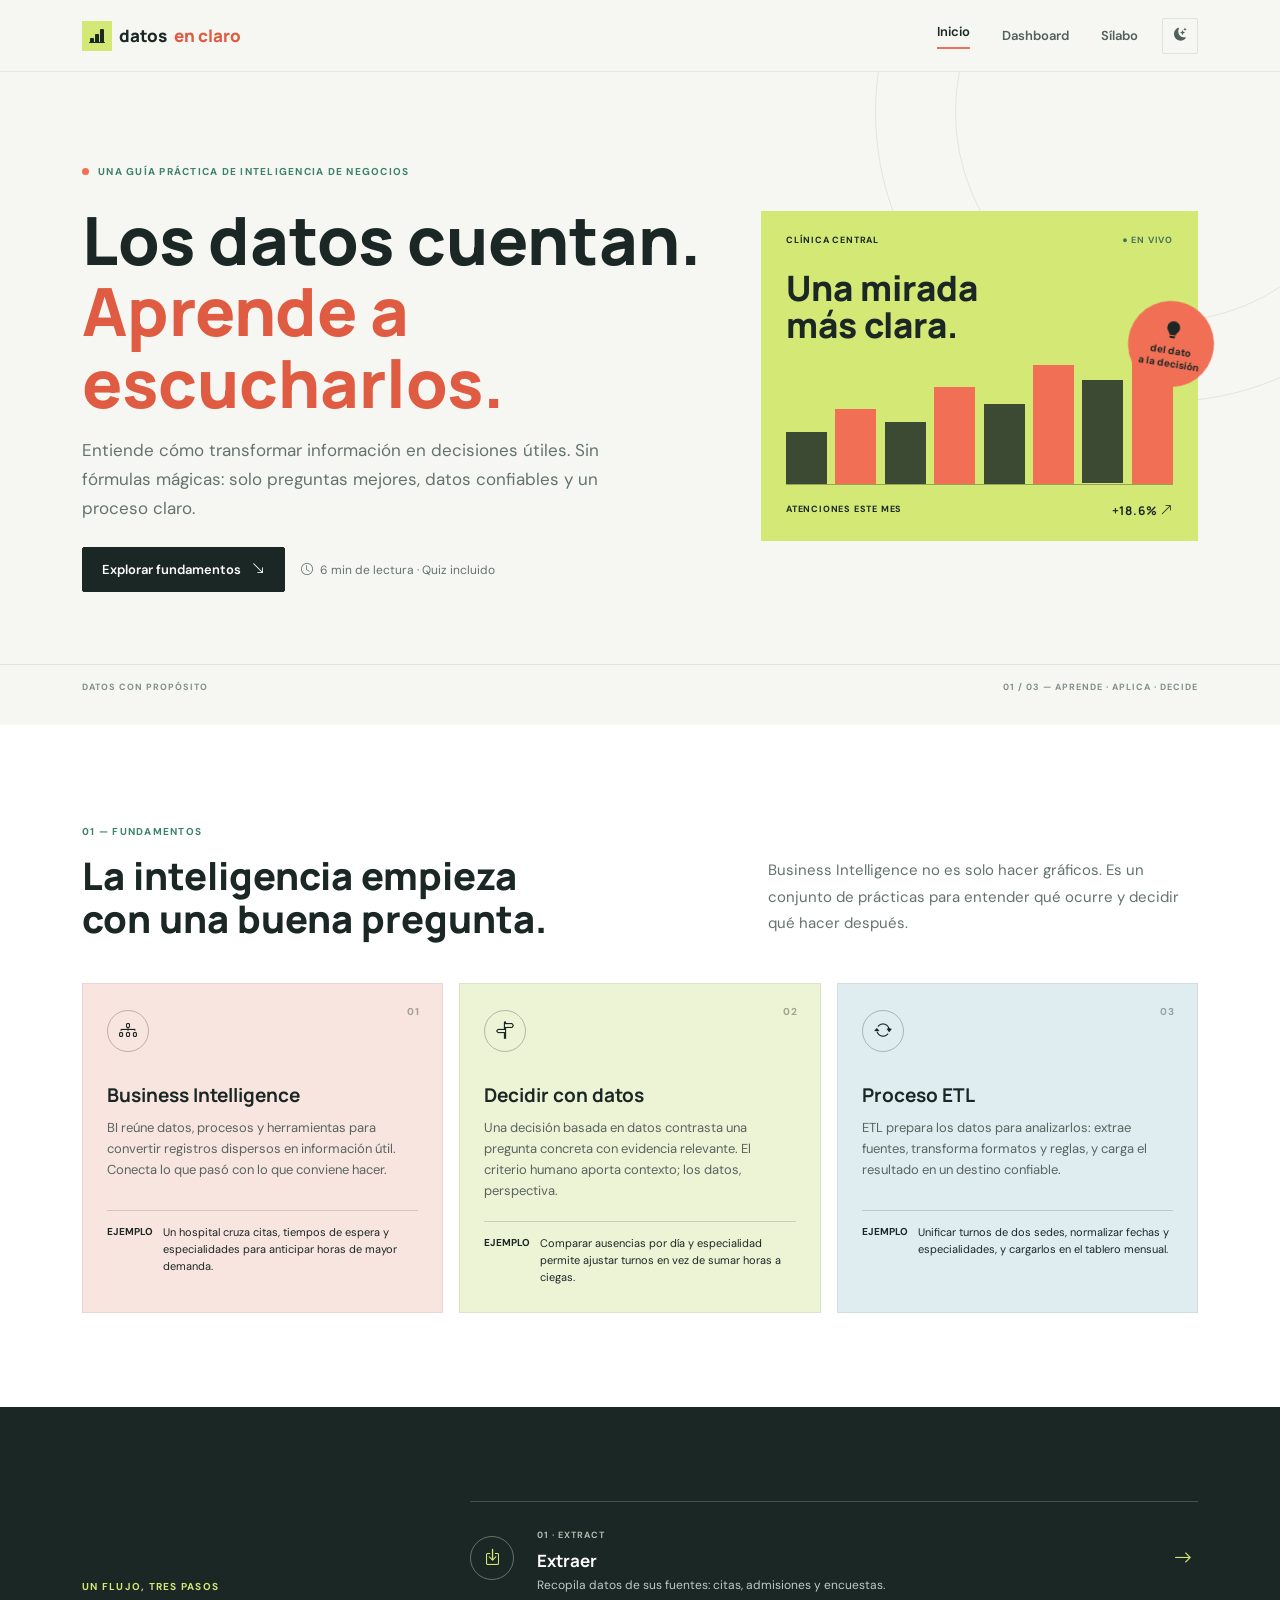
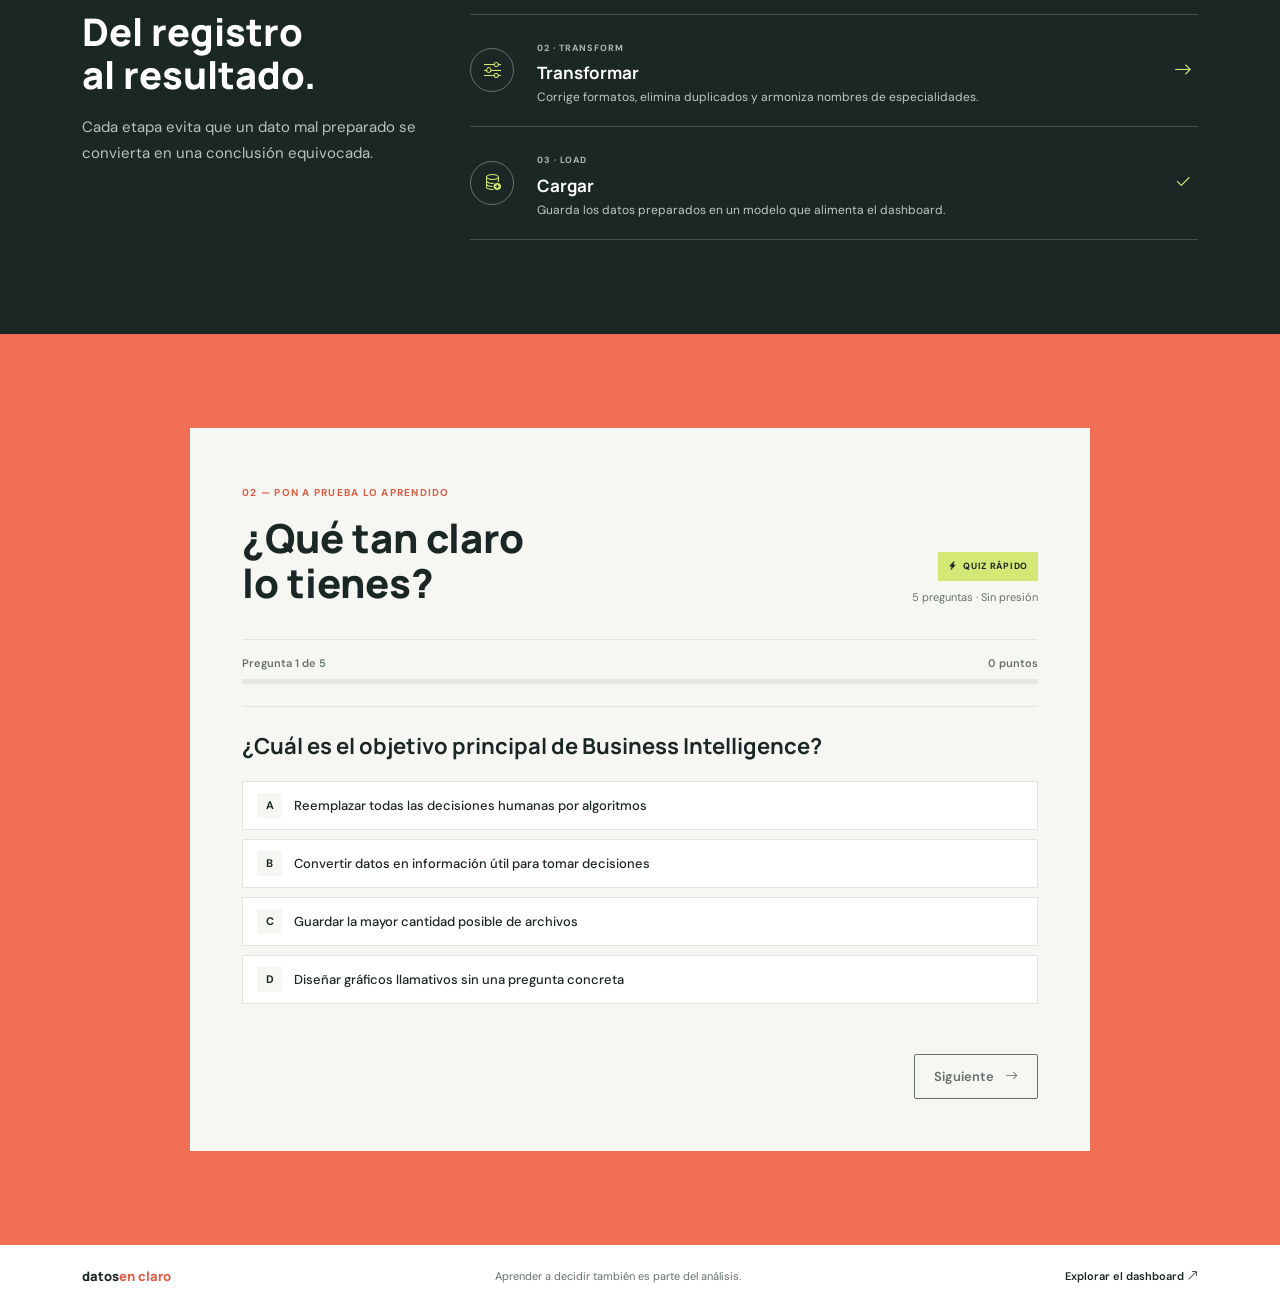
<file: index.html>
<!doctype html>
<html lang="es">
<head>
	<meta charset="utf-8">
	<meta name="viewport" content="width=device-width, initial-scale=1">
	<meta name="description" content="Aprende los fundamentos de Business Intelligence, decisiones basadas en datos y procesos ETL con una experiencia interactiva.">
	<title>Datos en claro | Fundamentos de BI</title>
	<link rel="preconnect" href="https://fonts.googleapis.com">
	<link rel="preconnect" href="https://fonts.gstatic.com" crossorigin>
	<link href="https://fonts.googleapis.com/css2?family=DM+Sans:wght@400;500;600;700&family=Manrope:wght@400;500;600;700;800&display=swap" rel="stylesheet">
	<link href="https://cdn.jsdelivr.net/npm/bootstrap@5.3.3/dist/css/bootstrap.min.css" rel="stylesheet">
	<link href="https://cdn.jsdelivr.net/npm/bootstrap-icons@1.11.3/font/bootstrap-icons.min.css" rel="stylesheet">
	<script src="js/theme-toggle.js"></script>
	<link href="css/styles.css" rel="stylesheet">
</head>
<body>
	<nav class="navbar navbar-expand-lg site-nav sticky-top" aria-label="Navegación principal">
		<div class="container">
			<a class="navbar-brand brand-mark" href="index.html"><span class="brand-symbol"><i class="bi bi-bar-chart-line-fill"></i></span> datos<span>en claro</span></a>
			<button class="navbar-toggler" type="button" data-bs-toggle="collapse" data-bs-target="#siteNavigation" aria-controls="siteNavigation" aria-expanded="false" aria-label="Abrir menú"><span class="navbar-toggler-icon"></span></button>
			<div class="collapse navbar-collapse" id="siteNavigation">
				<div class="navbar-nav ms-auto align-items-lg-center gap-lg-3">
					<a class="nav-link active" aria-current="page" href="index.html">Inicio</a>
					<a class="nav-link" href="dashboard.html">Dashboard</a>
					<a class="nav-link" href="silabo.html">Sílabo</a>
					<button class="nav-link theme-toggle" type="button" data-theme-toggle aria-label="Activar modo oscuro" title="Activar modo oscuro" aria-pressed="false"><i class="bi bi-moon-stars-fill" aria-hidden="true"></i><span class="visually-hidden">Activar modo oscuro</span></button>
				</div>
			</div>
		</div>
	</nav>

	<main>
		<section class="hero-section">
			<div class="container hero-content">
				<div class="row align-items-center g-5">
					<div class="col-lg-7">
						<span class="eyebrow"><span class="eyebrow-dot"></span> Una guía práctica de inteligencia de negocios</span>
						<h1>Los datos cuentan.<br><span>Aprende a escucharlos.</span></h1>
						<p class="hero-copy">Entiende cómo transformar información en decisiones útiles. Sin fórmulas mágicas: solo preguntas mejores, datos confiables y un proceso claro.</p>
						<div class="d-flex flex-wrap align-items-center gap-3 mt-4">
							<a class="btn btn-ink btn-lg" href="#fundamentos">Explorar fundamentos <i class="bi bi-arrow-down-right ms-2"></i></a>
							<span class="hero-note"><i class="bi bi-clock me-1"></i> 6 min de lectura · Quiz incluido</span>
						</div>
					</div>
					<div class="col-lg-5">
						<div class="hero-visual" aria-label="Ilustración de datos de salud y rendimiento">
							<div class="visual-topline"><span>CLÍNICA CENTRAL</span><span class="live-indicator">● EN VIVO</span></div>
							<div class="visual-title">Una mirada<br>más clara.</div>
							<div class="visual-chart" aria-hidden="true">
								<span style="--bar-height: 40%"></span><span style="--bar-height: 58%"></span><span style="--bar-height: 48%"></span><span style="--bar-height: 75%"></span><span style="--bar-height: 62%"></span><span style="--bar-height: 92%"></span><span style="--bar-height: 80%"></span><span style="--bar-height: 100%"></span>
							</div>
							<div class="visual-footer"><span>ATENCIONES ESTE MES</span><strong>+18.6% <i class="bi bi-arrow-up-right"></i></strong></div>
							<span class="visual-sticker"><i class="bi bi-lightbulb-fill"></i> del dato<br>a la decisión</span>
						</div>
					</div>
				</div>
			</div>
			<div class="hero-bottomline"><div class="container d-flex justify-content-between"><span>DATOS CON PROPÓSITO</span><span>01 / 03 — APRENDE · APLICA · DECIDE</span></div></div>
		</section>

		<section class="section-pad intro-section" id="fundamentos">
			<div class="container">
				<div class="section-heading row align-items-end gy-3">
					<div class="col-lg-7"><span class="section-kicker">01 — FUNDAMENTOS</span><h2>La inteligencia empieza<br>con una buena pregunta.</h2></div>
					<div class="col-lg-5"><p>Business Intelligence no es solo hacer gráficos. Es un conjunto de prácticas para entender qué ocurre y decidir qué hacer después.</p></div>
				</div>
				<div class="row g-3 topic-grid">
					<div class="col-md-4">
						<article class="topic-card topic-coral h-100">
							<div class="topic-number">01</div><div class="topic-icon"><i class="bi bi-diagram-3"></i></div>
							<h3>Business Intelligence</h3>
							<p>BI reúne datos, procesos y herramientas para convertir registros dispersos en información útil. Conecta lo que pasó con lo que conviene hacer.</p>
							<div class="topic-example"><strong>Ejemplo</strong><span>Un hospital cruza citas, tiempos de espera y especialidades para anticipar horas de mayor demanda.</span></div>
						</article>
					</div>
					<div class="col-md-4">
						<article class="topic-card topic-lime h-100">
							<div class="topic-number">02</div><div class="topic-icon"><i class="bi bi-signpost-split"></i></div>
							<h3>Decidir con datos</h3>
							<p>Una decisión basada en datos contrasta una pregunta concreta con evidencia relevante. El criterio humano aporta contexto; los datos, perspectiva.</p>
							<div class="topic-example"><strong>Ejemplo</strong><span>Comparar ausencias por día y especialidad permite ajustar turnos en vez de sumar horas a ciegas.</span></div>
						</article>
					</div>
					<div class="col-md-4">
						<article class="topic-card topic-blue h-100">
							<div class="topic-number">03</div><div class="topic-icon"><i class="bi bi-arrow-repeat"></i></div>
							<h3>Proceso ETL</h3>
							<p>ETL prepara los datos para analizarlos: extrae fuentes, transforma formatos y reglas, y carga el resultado en un destino confiable.</p>
							<div class="topic-example"><strong>Ejemplo</strong><span>Unificar turnos de dos sedes, normalizar fechas y especialidades, y cargarlos en el tablero mensual.</span></div>
						</article>
					</div>
				</div>
			</div>
		</section>

		<section class="etl-section section-pad" aria-labelledby="etl-title">
			<div class="container">
				<div class="row align-items-center g-5">
					<div class="col-lg-4"><span class="section-kicker">UN FLUJO, TRES PASOS</span><h2 id="etl-title">Del registro<br>al resultado.</h2><p class="mb-0">Cada etapa evita que un dato mal preparado se convierta en una conclusión equivocada.</p></div>
					<div class="col-lg-8">
						<div class="etl-flow">
							<article class="etl-step"><span class="etl-step-icon"><i class="bi bi-box-arrow-in-down"></i></span><div><span class="etl-label">01 · EXTRACT</span><h3>Extraer</h3><p>Recopila datos de sus fuentes: citas, admisiones y encuestas.</p></div><span class="etl-arrow"><i class="bi bi-arrow-right"></i></span></article>
							<article class="etl-step"><span class="etl-step-icon"><i class="bi bi-sliders"></i></span><div><span class="etl-label">02 · TRANSFORM</span><h3>Transformar</h3><p>Corrige formatos, elimina duplicados y armoniza nombres de especialidades.</p></div><span class="etl-arrow"><i class="bi bi-arrow-right"></i></span></article>
							<article class="etl-step"><span class="etl-step-icon"><i class="bi bi-database-add"></i></span><div><span class="etl-label">03 · LOAD</span><h3>Cargar</h3><p>Guarda los datos preparados en un modelo que alimenta el dashboard.</p></div><span class="etl-arrow"><i class="bi bi-check2"></i></span></article>
						</div>
					</div>
				</div>
			</div>
		</section>

		<section class="quiz-section section-pad" id="quiz">
			<div class="container">
				<div class="quiz-shell">
					<div class="quiz-header row align-items-end gy-3">
						<div class="col-md-8"><span class="section-kicker">02 — PON A PRUEBA LO APRENDIDO</span><h2>¿Qué tan claro<br>lo tienes?</h2></div>
						<div class="col-md-4 text-md-end"><span class="quiz-badge"><i class="bi bi-lightning-charge-fill"></i> QUIZ RÁPIDO</span><p class="quiz-caption">5 preguntas · Sin presión</p></div>
					</div>
					<div class="quiz-progress-wrap">
						<div class="d-flex justify-content-between align-items-center mb-2"><span id="question-counter">Pregunta 1 de 5</span><span id="score-counter">0 puntos</span></div>
						<div class="progress" role="progressbar" aria-label="Progreso del cuestionario" aria-valuemin="0" aria-valuemax="5" aria-valuenow="0"><div class="progress-bar" id="quiz-progress"></div></div>
					</div>
					<div id="quiz-content" class="quiz-content" aria-live="polite">
						<h3 class="quiz-question" id="question-text">Cargando pregunta…</h3>
						<div id="answer-options" class="answer-options"></div>
						<div id="feedback" class="quiz-feedback" role="status"></div>
						<div class="d-flex justify-content-end"><button class="btn btn-ink" id="next-question" type="button" disabled>Siguiente <i class="bi bi-arrow-right ms-2"></i></button></div>
					</div>
					<div id="quiz-result" class="quiz-result d-none" aria-live="polite"></div>
				</div>
			</div>
		</section>
	</main>

	<footer class="site-footer"><div class="container d-flex flex-column flex-md-row justify-content-between gap-2"><a class="footer-brand" href="index.html">datos<span>en claro</span></a><span>Aprender a decidir también es parte del análisis.</span><a href="dashboard.html">Explorar el dashboard <i class="bi bi-arrow-up-right"></i></a></div></footer>

	<script src="https://cdn.jsdelivr.net/npm/bootstrap@5.3.3/dist/js/bootstrap.bundle.min.js"></script>
	<script src="js/index.js"></script>
</body>
</html>
</file>
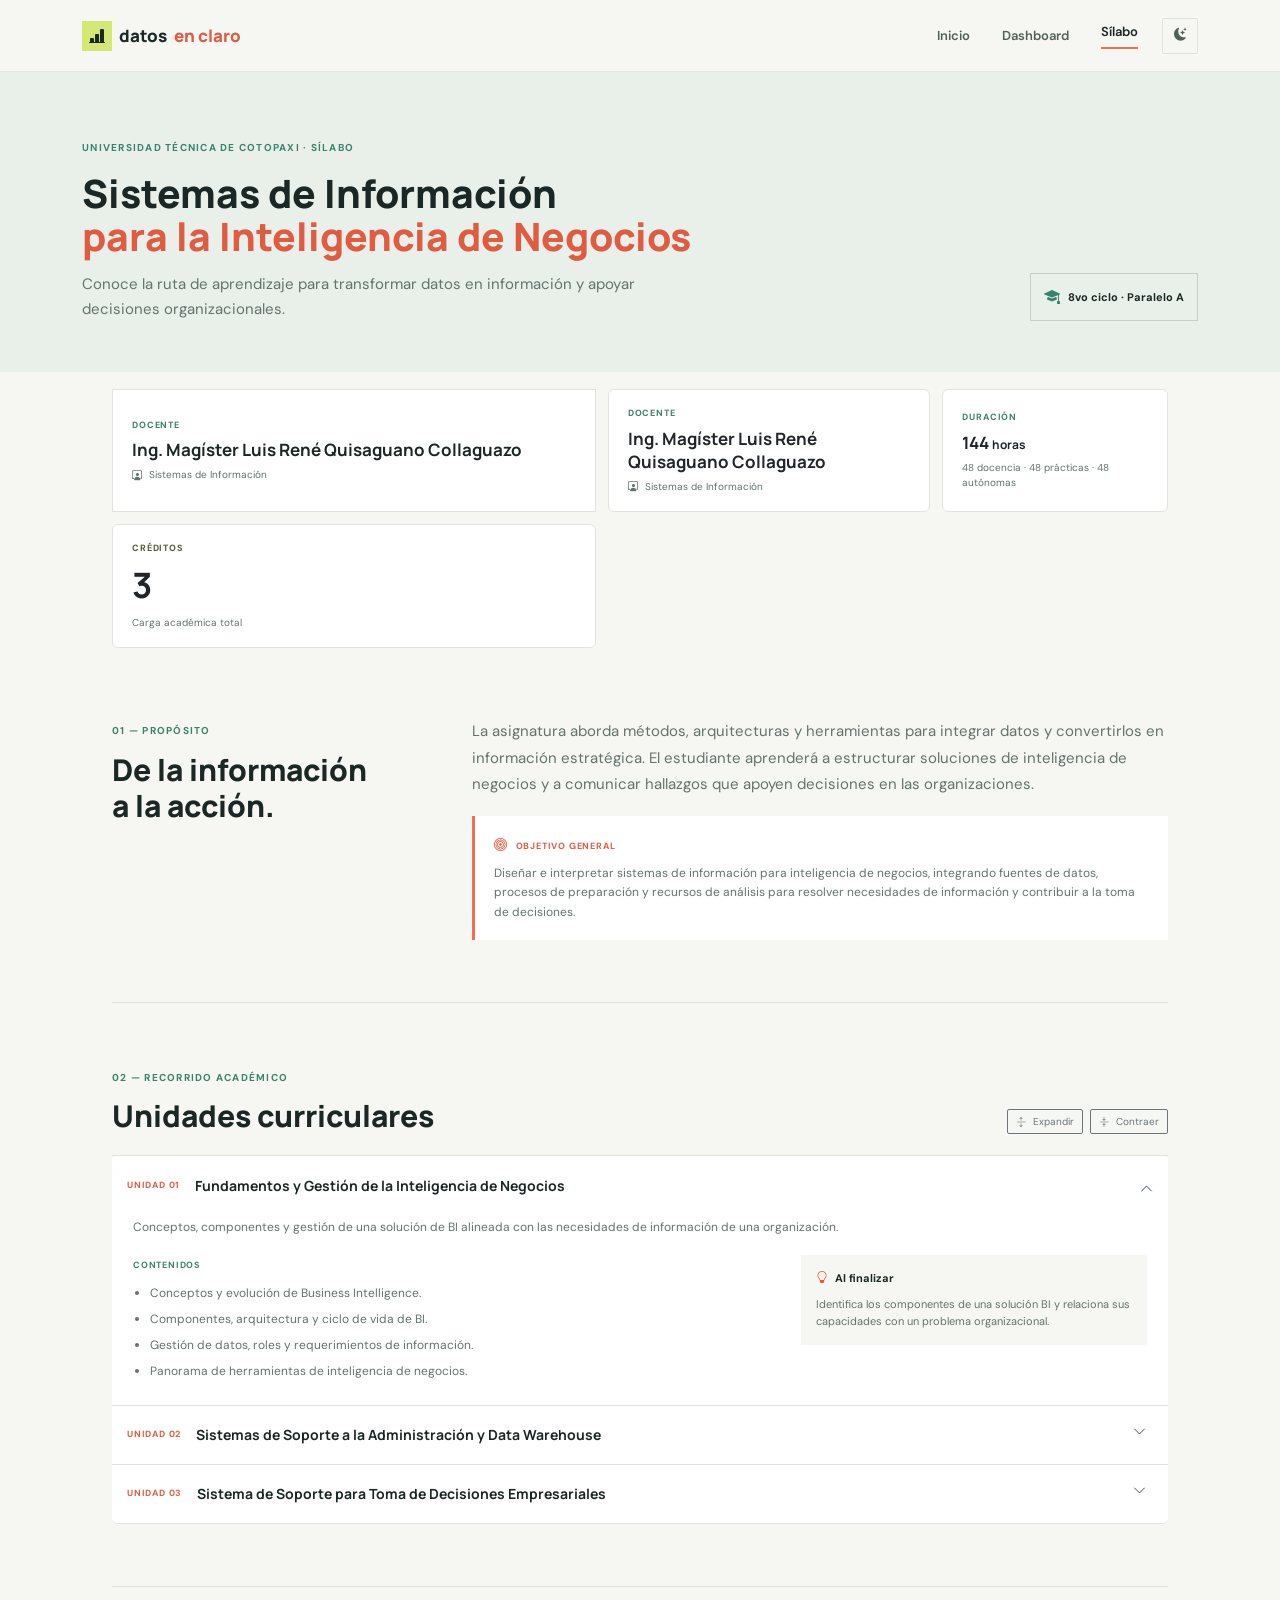
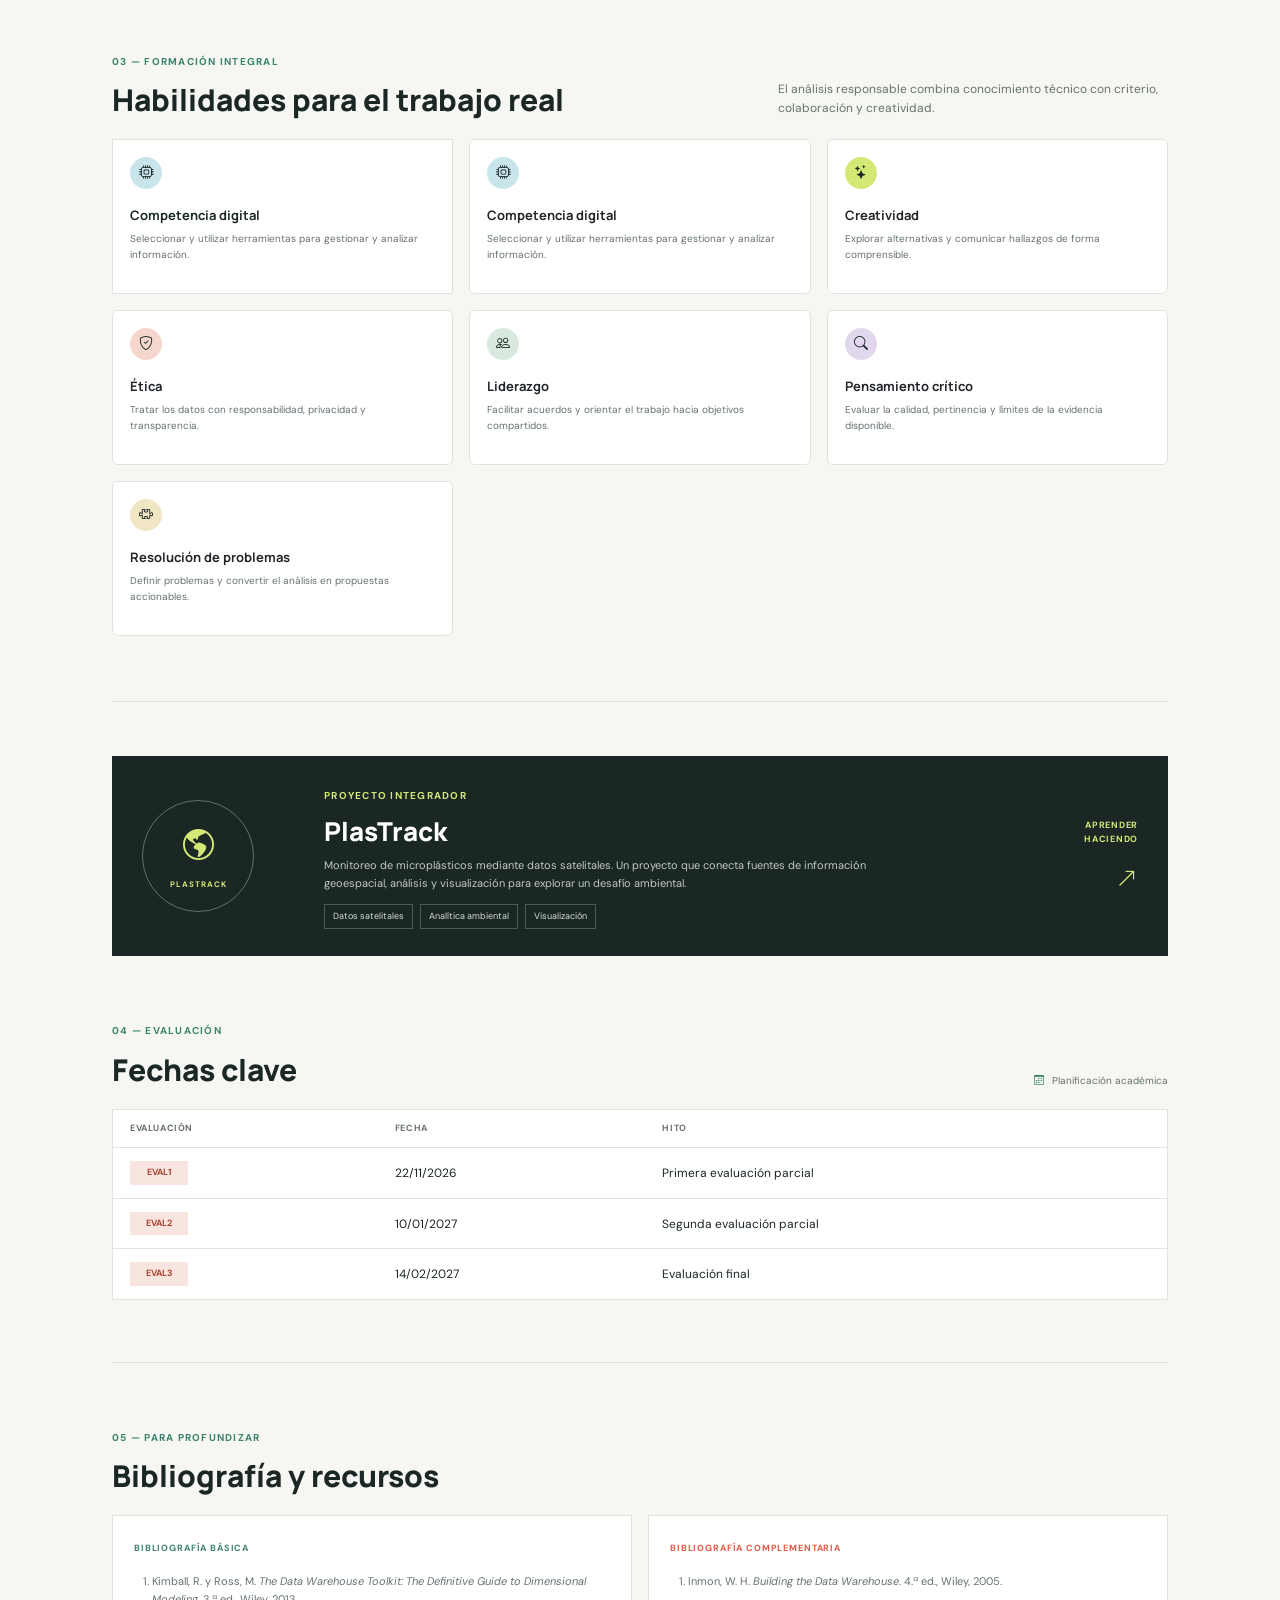
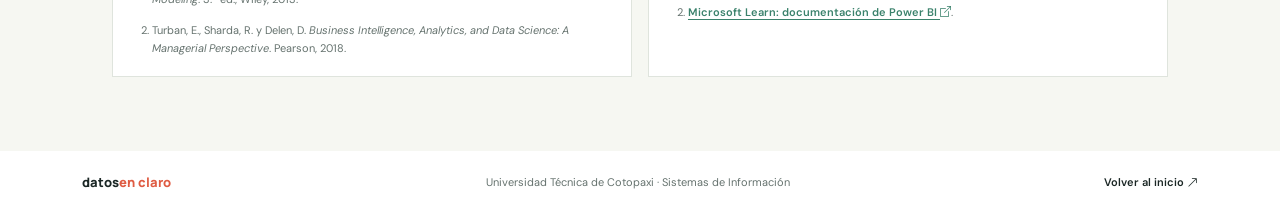
<file: silabo.html>
<!doctype html>
<html lang="es">
<head>
  <meta charset="utf-8">
  <meta name="viewport" content="width=device-width, initial-scale=1">
  <meta name="description" content="Sílabo de Sistemas de Información para la Inteligencia de Negocios, carrera de Sistemas de Información de la UTC.">
  <title>Datos en claro | Sílabo de la asignatura</title>
  <link rel="preconnect" href="https://fonts.googleapis.com">
  <link rel="preconnect" href="https://fonts.gstatic.com" crossorigin>
  <link href="https://fonts.googleapis.com/css2?family=DM+Sans:wght@400;500;600;700&family=Manrope:wght@400;500;600;700;800&display=swap" rel="stylesheet">
  <link href="https://cdn.jsdelivr.net/npm/bootstrap@5.3.3/dist/css/bootstrap.min.css" rel="stylesheet">
  <link href="https://cdn.jsdelivr.net/npm/bootstrap-icons@1.11.3/font/bootstrap-icons.min.css" rel="stylesheet">
  <script src="js/theme-toggle.js"></script>
  <link href="css/styles.css" rel="stylesheet">
</head>
<body class="syllabus-page">
  <nav class="navbar navbar-expand-lg site-nav sticky-top" aria-label="Navegación principal">
    <div class="container">
      <a class="navbar-brand brand-mark" href="index.html"><span class="brand-symbol"><i class="bi bi-bar-chart-line-fill"></i></span> datos<span>en claro</span></a>
      <button class="navbar-toggler" type="button" data-bs-toggle="collapse" data-bs-target="#siteNavigation" aria-controls="siteNavigation" aria-expanded="false" aria-label="Abrir menú"><span class="navbar-toggler-icon"></span></button>
      <div class="collapse navbar-collapse" id="siteNavigation">
        <div class="navbar-nav ms-auto align-items-lg-center gap-lg-3">
          <a class="nav-link" href="index.html">Inicio</a>
          <a class="nav-link" href="dashboard.html">Dashboard</a>
          <a class="nav-link active" aria-current="page" href="silabo.html">Sílabo</a>
          <button class="nav-link theme-toggle" type="button" data-theme-toggle aria-label="Activar modo oscuro" title="Activar modo oscuro" aria-pressed="false"><i class="bi bi-moon-stars-fill" aria-hidden="true"></i><span class="visually-hidden">Activar modo oscuro</span></button>
        </div>
      </div>
    </div>
  </nav>

  <main class="syllabus-main">
    <section class="syllabus-hero">
      <div class="container">
        <div class="row align-items-end g-4">
          <div class="col-lg-8">
            <span class="section-kicker">UNIVERSIDAD TÉCNICA DE COTOPAXI · SÍLABO</span>
            <h1>Sistemas de Información<br><span>para la Inteligencia de Negocios</span></h1>
            <p>Conoce la ruta de aprendizaje para transformar datos en información y apoyar decisiones organizacionales.</p>
          </div>
          <div class="col-lg-4 text-lg-end"><span class="syllabus-term"><i class="bi bi-mortarboard-fill"></i> 8vo ciclo · Paralelo A</span></div>
        </div>
      </div>
    </section>

    <div class="container syllabus-container">
      <section class="syllabus-facts" aria-label="Datos de la asignatura">
        <article class="fact-card fact-instructor"><span class="fact-label">DOCENTE</span><strong>Ing. Magíster Luis René Quisaguano Collaguazo</strong><span class="fact-subline"><i class="bi bi-person-workspace"></i> Sistemas de Información</span></article>
        <article class="card fact-card fact-instructor"><span class="fact-label">DOCENTE</span><strong>Ing. Magíster Luis René Quisaguano Collaguazo</strong><span class="fact-subline"><i class="bi bi-person-workspace"></i> Sistemas de Información</span></article>
        <article class="card fact-card"><span class="fact-label">DURACIÓN</span><strong>144 <small>horas</small></strong><span class="fact-subline">48 docencia · 48 prácticas · 48 autónomas</span></article>
        <article class="card fact-card fact-credits"><span class="fact-label">CRÉDITOS</span><strong>3</strong><span class="fact-subline">Carga académica total</span></article>
      </section>

      <section class="syllabus-intro syllabus-block" aria-labelledby="purpose-title">
        <div class="row g-4 align-items-start">
          <div class="col-lg-4"><span class="section-kicker">01 — PROPÓSITO</span><h2 id="purpose-title">De la información<br>a la acción.</h2></div>
          <div class="col-lg-8"><p class="syllabus-lead">La asignatura aborda métodos, arquitecturas y herramientas para integrar datos y convertirlos en información estratégica. El estudiante aprenderá a estructurar soluciones de inteligencia de negocios y a comunicar hallazgos que apoyen decisiones en las organizaciones.</p><div class="objective-note"><span><i class="bi bi-bullseye"></i> OBJETIVO GENERAL</span><p>Diseñar e interpretar sistemas de información para inteligencia de negocios, integrando fuentes de datos, procesos de preparación y recursos de análisis para resolver necesidades de información y contribuir a la toma de decisiones.</p></div></div>
        </div>
      </section>

      <section class="syllabus-block units-section" aria-labelledby="units-title">
        <div class="syllabus-section-heading"><div><span class="section-kicker">02 — RECORRIDO ACADÉMICO</span><h2 id="units-title">Unidades curriculares</h2></div><div class="accordion-actions"><button class="btn btn-outline-secondary btn-sm" type="button" data-accordion-action="expand"><i class="bi bi-arrows-expand me-1"></i> Expandir</button><button class="btn btn-outline-secondary btn-sm" type="button" data-accordion-action="collapse"><i class="bi bi-arrows-collapse me-1"></i> Contraer</button></div></div>
        <div class="accordion syllabus-accordion" id="curricularUnits">
          <article class="accordion-item">
            <h3 class="accordion-header" id="unit-heading-1"><button class="accordion-button" type="button" data-bs-toggle="collapse" data-bs-target="#unit-1" aria-expanded="true" aria-controls="unit-1"><span class="unit-number">UNIDAD 01</span><span class="unit-title">Fundamentos y Gestión de la Inteligencia de Negocios</span></button></h3>
            <div id="unit-1" class="accordion-collapse collapse show" aria-labelledby="unit-heading-1"><div class="accordion-body"><p>Conceptos, componentes y gestión de una solución de BI alineada con las necesidades de información de una organización.</p><div class="unit-topic-grid"><div><span class="unit-topic-label">CONTENIDOS</span><ul><li>Conceptos y evolución de Business Intelligence.</li><li>Componentes, arquitectura y ciclo de vida de BI.</li><li>Gestión de datos, roles y requerimientos de información.</li><li>Panorama de herramientas de inteligencia de negocios.</li></ul></div><div class="unit-outcome"><i class="bi bi-lightbulb"></i><strong>Al finalizar</strong><p>Identifica los componentes de una solución BI y relaciona sus capacidades con un problema organizacional.</p></div></div></div></div>
          </article>
          <article class="accordion-item">
            <h3 class="accordion-header" id="unit-heading-2"><button class="accordion-button collapsed" type="button" data-bs-toggle="collapse" data-bs-target="#unit-2" aria-expanded="false" aria-controls="unit-2"><span class="unit-number">UNIDAD 02</span><span class="unit-title">Sistemas de Soporte a la Administración y Data Warehouse</span></button></h3>
            <div id="unit-2" class="accordion-collapse collapse" aria-labelledby="unit-heading-2"><div class="accordion-body"><p>Fundamentos de los sistemas de soporte gerencial y modelado de repositorios analíticos que integran datos históricos.</p><div class="unit-topic-grid"><div><span class="unit-topic-label">CONTENIDOS</span><ul><li>Sistemas de soporte a la administración y niveles de decisión.</li><li>Variables e indicadores de medición organizacional.</li><li>Data Warehouse: características, arquitectura y modelado dimensional.</li><li>Patrones de análisis y consulta de información histórica.</li></ul></div><div class="unit-outcome"><i class="bi bi-lightbulb"></i><strong>Al finalizar</strong><p>Propone variables de medición y una estructura de almacenamiento analítico adecuada a un contexto de negocio.</p></div></div></div></div>
          </article>
          <article class="accordion-item">
            <h3 class="accordion-header" id="unit-heading-3"><button class="accordion-button collapsed" type="button" data-bs-toggle="collapse" data-bs-target="#unit-3" aria-expanded="false" aria-controls="unit-3"><span class="unit-number">UNIDAD 03</span><span class="unit-title">Sistema de Soporte para Toma de Decisiones Empresariales</span></button></h3>
            <div id="unit-3" class="accordion-collapse collapse" aria-labelledby="unit-heading-3"><div class="accordion-body"><p>Integración de fuentes y construcción de productos analíticos que permitan explorar, medir y comunicar el desempeño.</p><div class="unit-topic-grid"><div><span class="unit-topic-label">CONTENIDOS</span><ul><li>Vistas y análisis multidimensionales.</li><li>Procesos ETL: extracción, transformación y carga.</li><li>Reporteadores y visualización de datos.</li><li>Dashboards, diseño de indicadores y KPIs.</li></ul></div><div class="unit-outcome"><i class="bi bi-lightbulb"></i><strong>Al finalizar</strong><p>Integra datos y comunica indicadores mediante reportes y dashboards orientados a una decisión empresarial.</p></div></div></div></div>
          </article>
        </div>
      </section>

      <section class="syllabus-block skills-section" aria-labelledby="skills-title">
        <div class="syllabus-section-heading"><div><span class="section-kicker">03 — FORMACIÓN INTEGRAL</span><h2 id="skills-title">Habilidades para el trabajo real</h2></div><p>El análisis responsable combina conocimiento técnico con criterio, colaboración y creatividad.</p></div>
        <div class="row g-3">
          <div class="col-6 col-lg-4"><article class="skill-card"><span class="skill-icon skill-digital"><i class="bi bi-cpu"></i></span><h3>Competencia digital</h3><p>Seleccionar y utilizar herramientas para gestionar y analizar información.</p></article></div>
          <div class="col-6 col-lg-4"><article class="card skill-card"><span class="skill-icon skill-digital"><i class="bi bi-cpu"></i></span><h3>Competencia digital</h3><p>Seleccionar y utilizar herramientas para gestionar y analizar información.</p></article></div>
          <div class="col-6 col-lg-4"><article class="card skill-card"><span class="skill-icon skill-creative"><i class="bi bi-stars"></i></span><h3>Creatividad</h3><p>Explorar alternativas y comunicar hallazgos de forma comprensible.</p></article></div>
          <div class="col-6 col-lg-4"><article class="card skill-card"><span class="skill-icon skill-ethics"><i class="bi bi-shield-check"></i></span><h3>Ética</h3><p>Tratar los datos con responsabilidad, privacidad y transparencia.</p></article></div>
          <div class="col-6 col-lg-4"><article class="card skill-card"><span class="skill-icon skill-leadership"><i class="bi bi-people"></i></span><h3>Liderazgo</h3><p>Facilitar acuerdos y orientar el trabajo hacia objetivos compartidos.</p></article></div>
          <div class="col-6 col-lg-4"><article class="card skill-card"><span class="skill-icon skill-critical"><i class="bi bi-search"></i></span><h3>Pensamiento crítico</h3><p>Evaluar la calidad, pertinencia y límites de la evidencia disponible.</p></article></div>
          <div class="col-6 col-lg-4"><article class="card skill-card"><span class="skill-icon skill-problem"><i class="bi bi-puzzle"></i></span><h3>Resolución de problemas</h3><p>Definir problemas y convertir el análisis en propuestas accionables.</p></article></div>
        </div>
      </section>

      <section class="integrator-section" aria-labelledby="integrator-title">
        <div class="integrator-mark" aria-hidden="true"><i class="bi bi-globe-americas"></i><span>PLASTRACK</span></div>
        <div class="integrator-copy"><span class="section-kicker">PROYECTO INTEGRADOR</span><h2 id="integrator-title">PlasTrack</h2><p>Monitoreo de microplásticos mediante datos satelitales. Un proyecto que conecta fuentes de información geoespacial, análisis y visualización para explorar un desafío ambiental.</p><span class="integrator-tags"><span>Datos satelitales</span><span>Analítica ambiental</span><span>Visualización</span></span></div>
        <div class="integrator-aside"><span>APRENDER<br>HACIENDO</span><i class="bi bi-arrow-up-right"></i></div>
      </section>

      <section class="syllabus-block evaluation-section" aria-labelledby="evaluation-title">
        <div class="syllabus-section-heading"><div><span class="section-kicker">04 — EVALUACIÓN</span><h2 id="evaluation-title">Fechas clave</h2></div><span class="evaluation-note"><i class="bi bi-calendar3"></i> Planificación académica</span></div>
        <div class="table-responsive syllabus-table-wrap"><table class="table syllabus-table align-middle mb-0"><caption class="visually-hidden">Fechas de evaluaciones del periodo académico</caption><thead><tr><th scope="col">Evaluación</th><th scope="col">Fecha</th><th scope="col">Hito</th></tr></thead><tbody><tr><th scope="row"><span class="eval-code">EVAL1</span></th><td>22/11/2026</td><td>Primera evaluación parcial</td></tr><tr><th scope="row"><span class="eval-code">EVAL2</span></th><td>10/01/2027</td><td>Segunda evaluación parcial</td></tr><tr><th scope="row"><span class="eval-code">EVAL3</span></th><td>14/02/2027</td><td>Evaluación final</td></tr></tbody></table></div>
      </section>

      <section class="syllabus-block bibliography-section" aria-labelledby="bibliography-title">
        <div class="syllabus-section-heading"><div><span class="section-kicker">05 — PARA PROFUNDIZAR</span><h2 id="bibliography-title">Bibliografía y recursos</h2></div></div>
        <div class="row g-3">
          <div class="col-lg-6"><article class="bibliography-card"><span class="bibliography-type">BIBLIOGRAFÍA BÁSICA</span><ol><li>Kimball, R. y Ross, M. <em>The Data Warehouse Toolkit: The Definitive Guide to Dimensional Modeling</em>. 3.ª ed., Wiley, 2013.</li><li>Turban, E., Sharda, R. y Delen, D. <em>Business Intelligence, Analytics, and Data Science: A Managerial Perspective</em>. Pearson, 2018.</li></ol></article></div>
          <div class="col-lg-6"><article class="bibliography-card bibliography-complementary"><span class="bibliography-type">BIBLIOGRAFÍA COMPLEMENTARIA</span><ol><li>Inmon, W. H. <em>Building the Data Warehouse</em>. 4.ª ed., Wiley, 2005.</li><li><a href="https://learn.microsoft.com/es-es/power-bi/" target="_blank" rel="noopener noreferrer">Microsoft Learn: documentación de Power BI <i class="bi bi-box-arrow-up-right"></i></a>.</li></ol></article></div>
        </div>
      </section>
    </div>
  </main>

  <footer class="site-footer"><div class="container d-flex flex-column flex-md-row justify-content-between gap-2"><a class="footer-brand" href="index.html">datos<span>en claro</span></a><span>Universidad Técnica de Cotopaxi · Sistemas de Información</span><a href="index.html">Volver al inicio <i class="bi bi-arrow-up-right"></i></a></div></footer>
  <script src="https://cdn.jsdelivr.net/npm/bootstrap@5.3.3/dist/js/bootstrap.bundle.min.js"></script>
  <script src="js/silabo.js"></script>
</body>
</html>
</file>
<file: css/styles.css>
.theme-toggle { display: inline-flex !important; width: 36px; height: 36px; align-items: center; justify-content: center; padding: 0 !important; border: 1px solid var(--line) !important; border-radius: 2px; background: transparent; }
.theme-toggle:hover, .theme-toggle:focus-visible { background: rgba(59, 130, 108, .1); }
:root {
  --ink: #1b2725;
  --muted: #65726e;
  --paper: #f6f7f2;
  --white: #fff;
  --line: #dfe4dd;
  --coral: #f16f55;
  --coral-dark: #df5c43;
  --lime: #d3e875;
  --blue: #c9e5ec;
  --violet: #e2d8ee;
  --green: #3b826c;
  --chart-text: #77837d;
  --chart-grid: #edf0ec;
  --chart-surface: #fff;
  --chart-tooltip-bg: #1b2725;
  --font-display: "Manrope", sans-serif;
  --font-body: "DM Sans", sans-serif;
}

* { box-sizing: border-box; }
html { scroll-behavior: smooth; }
body { margin: 0; background: var(--paper); color: var(--ink); font-family: var(--font-body); font-size: 15px; }
a { color: inherit; }
.site-nav { min-height: 72px; background: rgba(246, 247, 242, .94); border-bottom: 1px solid rgba(27, 39, 37, .08); backdrop-filter: blur(14px); }
.brand-mark { display: inline-flex; align-items: center; gap: 7px; color: var(--ink); font: 800 17px var(--font-display); letter-spacing: 0; }
.brand-mark:hover { color: var(--ink); }
.brand-mark > span:last-child, .footer-brand span { color: var(--coral-dark); }
.brand-symbol { display: grid; width: 30px; height: 30px; place-items: center; color: var(--ink); background: var(--lime); font-size: 16px; }
.site-nav .nav-link { padding: 10px 4px; color: #52605b; font-size: 13px; font-weight: 600; }
.site-nav .nav-link.active, .site-nav .nav-link:hover { color: var(--ink); }
.site-nav .nav-link.active::after { display: block; height: 2px; margin-top: 5px; background: var(--coral); content: ""; }
.navbar-toggler { border: 1px solid var(--line); border-radius: 3px; }
.hero-section { position: relative; overflow: hidden; padding: 87px 0 30px; background: var(--paper); }
.hero-section::before { position: absolute; top: -250px; right: -175px; width: 580px; height: 580px; border: 1px solid #e2e6dc; border-radius: 50%; content: ""; }
.hero-section::after { position: absolute; top: -170px; right: -95px; width: 420px; height: 420px; border: 1px solid #e2e6dc; border-radius: 50%; content: ""; }
.hero-content, .hero-bottomline { position: relative; z-index: 1; }
.eyebrow, .section-kicker { display: inline-flex; align-items: center; gap: 9px; color: var(--green); font-size: 10px; font-weight: 700; letter-spacing: 1.25px; text-transform: uppercase; }
.eyebrow-dot { width: 7px; height: 7px; border-radius: 50%; background: var(--coral); }
h1, h2, h3, p { letter-spacing: 0; }
.hero-section h1 { margin: 22px 0 17px; font: 800 clamp(42px, 5.2vw, 70px)/1.08 var(--font-display); }
.hero-section h1 span, .dashboard-heading h1 span { color: var(--coral-dark); }
.hero-copy { max-width: 535px; margin: 0; color: var(--muted); font-size: 17px; line-height: 1.7; }
.btn-ink { padding: 12px 19px; border: 1px solid var(--ink); border-radius: 2px; background: var(--ink); color: white; font-size: 13px; font-weight: 600; }
.btn-ink:hover, .btn-ink:focus { border-color: var(--coral-dark); background: var(--coral-dark); color: white; }
.hero-note { color: var(--muted); font-size: 12px; }
.hero-visual { position: relative; min-height: 330px; max-width: 460px; margin-left: auto; padding: 23px 25px; overflow: visible; background: #d3e875; }
.visual-topline, .visual-footer { display: flex; justify-content: space-between; gap: 12px; font-size: 9px; font-weight: 700; letter-spacing: .8px; }
.live-indicator { color: #44745a; }
.visual-title { position: relative; z-index: 1; margin-top: 23px; font: 800 35px/1.05 var(--font-display); }
.visual-chart { position: absolute; right: 25px; bottom: 56px; left: 25px; display: flex; height: 130px; align-items: end; gap: 8px; border-bottom: 1px solid rgba(27, 39, 37, .35); }
.visual-chart span { flex: 1; height: var(--bar-height); background: rgba(27, 39, 37, .82); animation: bar-rise .8s both; transform-origin: bottom; }
.visual-chart span:nth-child(2n) { background: var(--coral); }
.visual-chart span:nth-child(2) { animation-delay: .08s; }.visual-chart span:nth-child(3) { animation-delay: .14s; }.visual-chart span:nth-child(4) { animation-delay: .2s; }.visual-chart span:nth-child(5) { animation-delay: .26s; }.visual-chart span:nth-child(6) { animation-delay: .32s; }.visual-chart span:nth-child(7) { animation-delay: .38s; }.visual-chart span:nth-child(8) { animation-delay: .44s; }
.visual-footer { position: absolute; right: 25px; bottom: 22px; left: 25px; align-items: center; }
.visual-footer strong { font: 700 12px var(--font-display); }
.visual-sticker { position: absolute; right: -16px; top: 90px; display: grid; width: 86px; height: 86px; align-content: center; justify-items: center; border-radius: 50%; background: var(--coral); color: var(--ink); font-size: 10px; font-weight: 700; line-height: 1.3; text-align: center; transform: rotate(9deg); }
.visual-sticker i { margin-bottom: 3px; font-size: 17px; }
.hero-bottomline { margin-top: 72px; padding-top: 16px; border-top: 1px solid var(--line); color: #83908a; font-size: 9px; font-weight: 700; letter-spacing: 1px; }
.section-pad { padding: 94px 0; }
.intro-section { background: #fff; }
.section-heading { margin-bottom: 43px; }
.section-heading h2, .etl-section h2, .quiz-header h2 { margin: 13px 0 0; font: 800 38px/1.13 var(--font-display); }
.section-heading > div:last-child p, .etl-section > .container > .row > div:first-child > p { max-width: 430px; margin: 0 0 4px auto; color: var(--muted); line-height: 1.75; }
.topic-grid { --bs-gutter-y: 16px; }
.topic-card { position: relative; min-height: 330px; padding: 26px 24px 22px; border: 1px solid rgba(27, 39, 37, .08); }
.topic-coral { background: #f8e5df; }.topic-lime { background: #edf3d5; }.topic-blue { background: #e0edf0; }
.topic-number { position: absolute; top: 20px; right: 22px; color: rgba(27, 39, 37, .38); font-size: 10px; font-weight: 700; letter-spacing: 1px; }
.topic-icon { display: grid; width: 42px; height: 42px; margin-bottom: 30px; place-items: center; border: 1px solid rgba(27, 39, 37, .28); border-radius: 50%; font-size: 18px; }
.topic-card h3 { margin-bottom: 10px; font: 700 19px var(--font-display); }
.topic-card > p { min-height: 72px; margin-bottom: 20px; color: #59645f; font-size: 13px; line-height: 1.6; }
.topic-example { display: flex; gap: 10px; padding-top: 13px; border-top: 1px solid rgba(27, 39, 37, .17); font-size: 11px; line-height: 1.55; }
.topic-example strong { flex: 0 0 auto; font-size: 10px; text-transform: uppercase; }
.etl-section { background: var(--ink); color: white; }
.etl-section .section-kicker { color: var(--lime); }
.etl-section h2 { margin-bottom: 18px; }
.etl-section > .container > .row > div:first-child > p { margin: 0; color: #b9c2bd; }
.etl-flow { border-top: 1px solid #45514d; }
.etl-step { display: grid; grid-template-columns: 48px 1fr 24px; align-items: center; gap: 19px; padding: 20px 0; border-bottom: 1px solid #45514d; }
.etl-step-icon { display: grid; width: 44px; height: 44px; place-items: center; border: 1px solid #66716c; border-radius: 50%; color: var(--lime); font-size: 17px; }
.etl-label { color: #adbaaf; font-size: 9px; font-weight: 700; letter-spacing: 1px; }
.etl-step h3 { margin: 4px 0; font: 700 17px var(--font-display); }
.etl-step p { margin: 0; color: #c0c9c3; font-size: 12px; line-height: 1.5; }
.etl-arrow { color: var(--lime); font-size: 18px; }
.quiz-section { background: var(--coral); }
.quiz-shell { max-width: 900px; margin: auto; padding: clamp(24px, 5vw, 52px); background: var(--paper); }
.quiz-header { margin-bottom: 33px; }
.quiz-header .section-kicker { color: var(--coral-dark); }
.quiz-header h2 { font-size: 40px; }
.quiz-badge { display: inline-flex; align-items: center; gap: 6px; padding: 8px 10px; background: var(--lime); font-size: 9px; font-weight: 700; letter-spacing: .7px; }
.quiz-caption { margin: 8px 0 0; color: var(--muted); font-size: 11px; }
.quiz-progress-wrap { padding: 15px 0 22px; border-top: 1px solid var(--line); border-bottom: 1px solid var(--line); color: var(--muted); font-size: 11px; font-weight: 600; }
.progress { height: 5px; border-radius: 0; background: #e4e7e0; }
.progress-bar { background: var(--coral); transition: width .35s ease; }
.quiz-question { max-width: 690px; margin: 25px 0 19px; font: 700 22px/1.35 var(--font-display); }
.answer-options { display: grid; gap: 9px; margin-bottom: 13px; }
.answer-option { display: flex; width: 100%; min-height: 49px; align-items: center; gap: 12px; padding: 11px 14px; border: 1px solid var(--line); background: white; color: var(--ink); font: 500 13px var(--font-body); text-align: left; transition: border-color .15s, background .15s; }
.answer-option:hover:not(:disabled), .answer-option:focus-visible { border-color: var(--ink); background: #f9faf6; }
.answer-option:disabled { opacity: 1; }
.answer-letter { display: grid; width: 25px; height: 25px; flex: 0 0 25px; place-items: center; background: var(--paper); font-size: 11px; font-weight: 700; }
.answer-option.is-correct { border-color: var(--green); background: #e4f0e9; }.answer-option.is-wrong { border-color: var(--coral-dark); background: #fbe9e3; }
.quiz-feedback { min-height: 28px; margin-bottom: 9px; font-size: 12px; font-weight: 600; }
.quiz-feedback.correct { color: var(--green); }.quiz-feedback.incorrect { color: var(--coral-dark); }
.quiz-result { padding: 22px 0 4px; }
.quiz-result-score { display: flex; align-items: center; gap: 18px; margin: 22px 0; }
.quiz-result-number { display: grid; width: 86px; height: 86px; flex: 0 0 86px; place-items: center; background: var(--lime); font: 800 26px var(--font-display); }
.quiz-result h3 { margin: 0 0 8px; font: 700 22px var(--font-display); }
.quiz-result p { margin: 0; color: var(--muted); line-height: 1.6; }
.site-footer { padding: 22px 0; background: #fff; color: var(--muted); font-size: 11px; }
.site-footer .container { align-items: center; }
.footer-brand { color: var(--ink); font: 800 13px var(--font-display); text-decoration: none; }
.site-footer > .container > a:last-child { color: var(--ink); text-decoration: none; font-weight: 600; }

/* Dashboard */
.dashboard-main { min-height: calc(100vh - 140px); padding: 56px 0 48px; background-color: #eff2ec; background-image: radial-gradient(#dce2d8 0.7px, transparent 0.7px); background-size: 16px 16px; }
.dashboard-container { max-width: 1180px; }
.dashboard-heading { margin-bottom: 31px; }
.dashboard-heading h1 { margin: 12px 0 10px; font: 800 46px/1.05 var(--font-display); }
.dashboard-heading > div:first-child > p { margin: 0; color: var(--muted); font-size: 14px; }
.filter-panel { padding: 16px 17px 15px; border: 1px solid var(--line); background: rgba(255, 255, 255, .88); }
.filter-title { display: flex; align-items: center; gap: 8px; margin-bottom: 13px; font: 700 12px var(--font-display); }
.filter-title > i { color: var(--coral-dark); font-size: 15px; }
.data-status { margin-left: auto; color: #818d87; font: 700 8px var(--font-body); letter-spacing: .5px; }
.data-status span { display: inline-block; width: 6px; height: 6px; margin-right: 3px; border-radius: 50%; background: #6ca987; }
.form-label { margin-bottom: 5px; color: var(--muted); font-size: 10px; font-weight: 600; }
.form-select { min-height: 36px; border-color: #d9dfd8; border-radius: 2px; background-color: white; font-size: 11px; }
.form-select:focus { border-color: var(--green); box-shadow: 0 0 0 .15rem rgba(59, 130, 108, .14); }
.kpi-section, .charts-section { margin-top: 29px; }
.section-caption { display: flex; justify-content: space-between; align-items: baseline; gap: 12px; margin-bottom: 12px; }
.section-caption h2 { margin: 0; font: 700 16px var(--font-display); }
.section-caption > span { color: var(--muted); font-size: 10px; }
.kpi-card { height: 100%; min-height: 144px; padding: 16px 17px 14px; border: 1px solid rgba(27, 39, 37, .08); background: white; }
.kpi-top { display: flex; justify-content: space-between; align-items: center; gap: 9px; color: var(--muted); font-size: 11px; font-weight: 600; }
.kpi-icon { display: grid; width: 31px; height: 31px; flex: 0 0 31px; place-items: center; border-radius: 50%; color: var(--ink); font-size: 15px; }
.coral-icon { background: #f8ddd5; }.blue-icon { background: var(--blue); }.lime-icon { background: var(--lime); }.violet-icon { background: var(--violet); }
.kpi-card > strong { display: block; margin-top: 8px; font: 800 27px/1.05 var(--font-display); }
.kpi-card > strong small { font-size: 13px; font-weight: 700; }
.kpi-foot { display: flex; align-items: center; gap: 7px; margin-top: 10px; color: #89938e; font-size: 9px; }
.kpi-trend { font-size: 9px; font-weight: 700; }.trend-up { color: #378268; }.trend-down { color: #378268; }.trend-neutral { color: #6c7771; }
.chart-panel { height: 100%; padding: 18px 19px 15px; border: 1px solid rgba(27, 39, 37, .08); background: white; }
.chart-heading { display: flex; justify-content: space-between; align-items: center; gap: 12px; }
.chart-index { color: var(--green); font-size: 8px; font-weight: 700; letter-spacing: .8px; }
.chart-heading h3 { margin: 4px 0 0; font: 700 15px var(--font-display); }
.chart-unit { color: #929c96; font-size: 8px; font-weight: 700; letter-spacing: .5px; }
.chart-canvas { position: relative; width: 100%; }
.chart-canvas-bars { height: 260px; margin-top: 14px; }
.chart-canvas-doughnut { height: 214px; margin-top: 8px; }
.chart-canvas-line { height: 235px; margin-top: 12px; }
.chart-legend { display: flex; flex-wrap: wrap; justify-content: center; gap: 9px 15px; padding-top: 10px; }
.legend-item { display: inline-flex; align-items: center; gap: 6px; color: #66716c; font-size: 10px; }
.legend-swatch { width: 8px; height: 8px; border-radius: 50%; }
.dashboard-note { margin: 18px 0 0; color: #76827c; font-size: 10px; }

/* Syllabus */
.syllabus-main { background: var(--paper); }
.syllabus-hero { padding: 63px 0 51px; background: #e8f0e9; }
.syllabus-hero h1 { margin: 14px 0 13px; font: 800 39px/1.12 var(--font-display); }
.syllabus-hero h1 span { color: var(--coral-dark); }
.syllabus-hero p { max-width: 620px; margin: 0; color: var(--muted); line-height: 1.65; }
.syllabus-term { display: inline-flex; align-items: center; gap: 8px; padding: 11px 13px; border: 1px solid rgba(27, 39, 37, .16); color: var(--ink); font-size: 11px; font-weight: 700; }
.syllabus-term i { color: var(--green); font-size: 16px; }
.syllabus-container { max-width: 1080px; }
.syllabus-facts { position: relative; display: grid; grid-template-columns: 1.5fr 1fr .7fr; gap: 12px; margin-top: -1px; padding: 18px 0 0; }
.fact-card { display: flex; min-height: 118px; flex-direction: column; justify-content: center; gap: 6px; padding: 17px 19px; border: 1px solid var(--line); background: var(--chart-surface); }
.fact-label, .bibliography-type { color: var(--green); font-size: 9px; font-weight: 700; letter-spacing: .85px; }
.fact-card > strong { font: 700 17px var(--font-display); }
.fact-card > strong small { font-size: 12px; }
.fact-subline { color: var(--muted); font-size: 10px; }
.fact-subline i { margin-right: 4px; }
.fact-credits { background: var(--lime); }
.fact-credits .fact-label { color: #4e5d36; }
.fact-credits > strong { font-size: 35px; }
.syllabus-block { padding: 62px 0; border-bottom: 1px solid var(--line); }
.syllabus-intro { padding-top: 70px; }
.syllabus-block h2 { margin: 11px 0 0; font: 800 30px/1.2 var(--font-display); }
.syllabus-lead { margin: 0 0 19px; color: var(--muted); font-size: 15px; line-height: 1.75; }
.objective-note { padding: 17px 19px; border-left: 3px solid var(--coral); background: var(--chart-surface); }
.objective-note > span { color: var(--coral-dark); font-size: 9px; font-weight: 700; letter-spacing: .8px; }
.objective-note > span i { margin-right: 5px; font-size: 13px; }
.objective-note p { margin: 8px 0 0; color: var(--muted); font-size: 12px; line-height: 1.65; }
.syllabus-section-heading { display: flex; justify-content: space-between; align-items: end; gap: 20px; margin-bottom: 21px; }
.syllabus-section-heading > p { max-width: 390px; margin: 0; color: var(--muted); font-size: 12px; line-height: 1.6; }
.accordion-actions { display: flex; gap: 7px; }
.accordion-actions .btn { border-radius: 2px; font-size: 10px; }
.syllabus-accordion { border-top: 1px solid var(--line); }
.syllabus-accordion .accordion-item { border: 0; border-bottom: 1px solid var(--line); background: transparent; }
.syllabus-accordion .accordion-button { gap: 15px; padding: 19px 15px; background: var(--chart-surface); color: var(--ink); box-shadow: none; font: inherit; }
.syllabus-accordion .accordion-button:not(.collapsed) { color: var(--ink); }
.syllabus-accordion .accordion-button::after { background-size: 13px; }
.unit-number { flex: 0 0 auto; color: var(--coral-dark); font-size: 9px; font-weight: 700; letter-spacing: .8px; }
.unit-title { font: 700 14px var(--font-display); }
.syllabus-accordion .accordion-body { padding: 4px 21px 23px; background: var(--chart-surface); color: var(--muted); font-size: 12px; line-height: 1.6; }
.syllabus-accordion .accordion-body > p { margin-bottom: 17px; }
.unit-topic-grid { display: grid; grid-template-columns: 1.3fr .7fr; gap: 25px; }
.unit-topic-label { color: var(--green); font-size: 9px; font-weight: 700; letter-spacing: .8px; }
.unit-topic-grid ul { display: grid; gap: 7px; margin: 10px 0 0; padding-left: 17px; }
.unit-outcome { align-self: start; padding: 14px 15px; background: var(--paper); }
.unit-outcome > i { margin-right: 7px; color: var(--coral-dark); }
.unit-outcome strong { color: var(--ink); font-size: 11px; }
.unit-outcome p { margin: 8px 0 0; font-size: 11px; }
.skills-section { padding-bottom: 65px; }
.skill-card { min-height: 155px; padding: 17px; border: 1px solid var(--line); background: var(--chart-surface); }
.skill-icon { display: grid; width: 32px; height: 32px; margin-bottom: 17px; place-items: center; border-radius: 50%; color: var(--ink); font-size: 14px; }
.skill-digital { background: var(--blue); }.skill-creative { background: var(--lime); }.skill-ethics { background: #f6d7cd; }.skill-leadership { background: #d9e9df; }.skill-critical { background: var(--violet); }.skill-problem { background: #f0e6c4; }
.skill-card h3 { margin: 0 0 7px; font: 700 13px var(--font-display); }
.skill-card p { margin: 0; color: var(--muted); font-size: 10px; line-height: 1.55; }
.integrator-section { display: grid; grid-template-columns: 155px 1fr 105px; align-items: center; gap: 27px; margin: 54px 0 0; padding: 27px 30px; background: var(--ink); color: var(--paper); }
.integrator-mark { display: grid; width: 112px; height: 112px; align-content: center; justify-items: center; gap: 8px; border: 1px solid rgba(246, 247, 242, .35); border-radius: 50%; color: var(--lime); }
.integrator-mark i { font-size: 31px; }
.integrator-mark span { font-size: 8px; font-weight: 700; letter-spacing: 1px; }
.integrator-copy .section-kicker { color: var(--lime); }
.integrator-copy h2 { margin: 7px 0; color: white; font: 800 26px var(--font-display); }
.integrator-copy > p { max-width: 600px; margin: 0; color: #c0c9c3; font-size: 11px; line-height: 1.65; }
.integrator-tags { display: flex; flex-wrap: wrap; gap: 7px; margin-top: 12px; }
.integrator-tags span { padding: 5px 8px; border: 1px solid #4c5b54; color: #d5dfd8; font-size: 9px; }
.integrator-aside { display: grid; justify-items: end; gap: 17px; color: var(--lime); font-size: 9px; font-weight: 700; letter-spacing: .7px; line-height: 1.5; text-align: right; }
.integrator-aside i { font-size: 20px; }
.evaluation-section { padding-top: 62px; }
.evaluation-note { color: var(--muted); font-size: 10px; }
.evaluation-note i { margin-right: 5px; color: var(--green); }
.syllabus-table-wrap { border: 1px solid var(--line); background: var(--chart-surface); }
.syllabus-table { --bs-table-bg: transparent; --bs-table-color: var(--ink); --bs-table-border-color: var(--line); font-size: 12px; }
.syllabus-table thead th { padding: 12px 17px; color: var(--muted); font-size: 9px; letter-spacing: .6px; text-transform: uppercase; }
.syllabus-table tbody th, .syllabus-table tbody td { padding: 13px 17px; }
.eval-code { display: inline-block; min-width: 58px; padding: 5px 7px; background: #f8e5df; color: #a94532; font-size: 9px; text-align: center; }
.bibliography-section { padding-bottom: 74px; border-bottom: 0; }
.bibliography-card { height: 100%; padding: 19px 21px; border: 1px solid var(--line); background: var(--chart-surface); }
.bibliography-card ol { display: grid; gap: 13px; margin: 14px 0 0; padding-left: 18px; color: var(--muted); font-size: 11px; line-height: 1.65; }
.bibliography-card a { color: var(--green); font-weight: 600; text-decoration-thickness: 1px; text-underline-offset: 3px; }
.bibliography-complementary .bibliography-type { color: var(--coral-dark); }

/* Dark theme overrides */
html[data-bs-theme="dark"] {
  color-scheme: dark;
  --ink: #e8efeb;
  --muted: #aab8b0;
  --paper: #151d1b;
  --white: #202a27;
  --line: #36433d;
  --coral: #e87961;
  --coral-dark: #ff967c;
  --lime: #b7cc63;
  --blue: #34515a;
  --violet: #4a3d55;
  --green: #86c7a8;
  --chart-text: #b4c1ba;
  --chart-grid: #35423c;
  --chart-surface: #202a27;
  --chart-tooltip-bg: #101715;
  --bs-body-bg: #151d1b;
  --bs-body-color: #e8efeb;
  --bs-border-color: #36433d;
  --bs-secondary-color: #aab8b0;
}
html[data-bs-theme="dark"] body { background: var(--paper); color: var(--ink); }
html[data-bs-theme="dark"] .site-nav { background: rgba(21, 29, 27, .95); border-color: var(--line); }
html[data-bs-theme="dark"] .site-nav .nav-link { color: #b7c3bd; }
html[data-bs-theme="dark"] .site-nav .nav-link.active, html[data-bs-theme="dark"] .site-nav .nav-link:hover { color: var(--ink); }
html[data-bs-theme="dark"] .navbar-toggler { border-color: var(--line); }
html[data-bs-theme="dark"] .navbar-toggler, html[data-bs-theme="dark"] .theme-toggle { border-color: var(--line) !important; }
.fact-card { display: flex; min-height: 118px; flex-direction: column; justify-content: center; gap: 6px; padding: 17px 19px; border: 1px solid var(--line); background: var(--chart-surface); }
html[data-bs-theme="dark"] .navbar-toggler-icon { filter: invert(1); }
html[data-bs-theme="dark"] .hero-section::before, html[data-bs-theme="dark"] .hero-section::after { border-color: #34413b; }
html[data-bs-theme="dark"] .hero-bottomline { border-color: var(--line); color: #a3b0a9; }
html[data-bs-theme="dark"] .intro-section, html[data-bs-theme="dark"] .site-footer { background: #1d2724; }
html[data-bs-theme="dark"] .topic-coral { background: #382a27; }
html[data-bs-theme="dark"] .topic-lime { background: #2c3422; }
html[data-bs-theme="dark"] .topic-blue { background: #23343a; }
html[data-bs-theme="dark"] .topic-card { border-color: var(--line); }
html[data-bs-theme="dark"] .topic-card > p, html[data-bs-theme="dark"] .topic-example, html[data-bs-theme="dark"] .topic-number { color: #c0cbc4; }
html[data-bs-theme="dark"] .etl-section { background: #101715; color: #e8efeb; }
html[data-bs-theme="dark"] .etl-section > .container > .row > div:first-child > p, html[data-bs-theme="dark"] .etl-step p { color: #b9c5be; }
html[data-bs-theme="dark"] .etl-flow, html[data-bs-theme="dark"] .etl-step { border-color: #36433d; }
html[data-bs-theme="dark"] .etl-step-icon { border-color: #66766d; }
html[data-bs-theme="dark"] .quiz-section { background: #8d483b; }
html[data-bs-theme="dark"] .quiz-shell { background: #202a27; }
html[data-bs-theme="dark"] .quiz-progress-wrap, html[data-bs-theme="dark"] .quiz-caption { color: var(--muted); }
html[data-bs-theme="dark"] .progress { background: #36433d; }
html[data-bs-theme="dark"] .answer-option { border-color: var(--line); background: #17211e; color: var(--ink); }
html[data-bs-theme="dark"] .answer-option:hover:not(:disabled), html[data-bs-theme="dark"] .answer-option:focus-visible { border-color: #aab8b0; background: #26322d; }
html[data-bs-theme="dark"] .answer-letter { background: #2c3832; }
html[data-bs-theme="dark"] .answer-option.is-correct { border-color: #71b994; background: #203b30; }
html[data-bs-theme="dark"] .answer-option.is-wrong { border-color: #e87961; background: #412a26; }
html[data-bs-theme="dark"] .quiz-feedback.correct { color: #86c7a8; }
html[data-bs-theme="dark"] .quiz-feedback.incorrect { color: #ff967c; }
html[data-bs-theme="dark"] .quiz-result p { color: var(--muted); }
html[data-bs-theme="dark"] .dashboard-main { background-color: #151d1b; background-image: radial-gradient(#2b3732 .7px, transparent .7px); }
html[data-bs-theme="dark"] .filter-panel, html[data-bs-theme="dark"] .kpi-card, html[data-bs-theme="dark"] .chart-panel { border-color: var(--line); background: var(--chart-surface); }
html[data-bs-theme="dark"] .data-status, html[data-bs-theme="dark"] .kpi-foot, html[data-bs-theme="dark"] .chart-unit, html[data-bs-theme="dark"] .dashboard-note { color: #aab8b0; }
html[data-bs-theme="dark"] .form-select { border-color: var(--line); background-color: #17211e; color: var(--ink); }
html[data-bs-theme="dark"] .coral-icon { background: #51352f; } html[data-bs-theme="dark"] .blue-icon { background: #2b4650; }
html[data-bs-theme="dark"] .lime-icon { background: #394328; } html[data-bs-theme="dark"] .violet-icon { background: #45374f; }
html[data-bs-theme="dark"] .trend-up, html[data-bs-theme="dark"] .trend-down { color: #86c7a8; }
html[data-bs-theme="dark"] .trend-neutral { color: #b4c1ba; }
html[data-bs-theme="dark"] .legend-item { color: #bec9c2; }
html[data-bs-theme="dark"] .syllabus-hero { background: #23322d; }
html[data-bs-theme="dark"] .syllabus-term { border-color: var(--line); }
html[data-bs-theme="dark"] .fact-card, html[data-bs-theme="dark"] .objective-note, html[data-bs-theme="dark"] .syllabus-accordion .accordion-button, html[data-bs-theme="dark"] .syllabus-accordion .accordion-body, html[data-bs-theme="dark"] .skill-card, html[data-bs-theme="dark"] .bibliography-card, html[data-bs-theme="dark"] .syllabus-table-wrap { border-color: var(--line); background: var(--chart-surface); }
html[data-bs-theme="dark"] .fact-credits { background: #384429; }
html[data-bs-theme="dark"] .fact-credits .fact-label { color: #d3e29a; }
html[data-bs-theme="dark"] .unit-outcome { background: #17211e; }
html[data-bs-theme="dark"] .skill-ethics { background: #49332e; } html[data-bs-theme="dark"] .skill-leadership { background: #2d4338; }
html[data-bs-theme="dark"] .skill-problem { background: #403b2b; }
html[data-bs-theme="dark"] .syllabus-accordion .accordion-button::after { filter: invert(.85); }
html[data-bs-theme="dark"] .accordion-actions .btn { border-color: var(--line); color: var(--ink); }
html[data-bs-theme="dark"] .accordion-actions .btn:hover { background: #2a3731; }
html[data-bs-theme="dark"] .eval-code { background: #49332e; color: #ffad97; }
html[data-bs-theme="dark"] .site-footer { border-top: 1px solid var(--line); }

@media (max-width: 767.98px) {
  .syllabus-hero { padding: 45px 0 38px; }
  .syllabus-hero h1 { font-size: 31px; }
  .syllabus-facts { grid-template-columns: 1fr 1fr; }
  .fact-instructor { grid-column: 1 / -1; }
  .syllabus-block { padding: 48px 0; }
  .syllabus-section-heading { align-items: start; flex-direction: column; }
  .unit-topic-grid { grid-template-columns: 1fr; gap: 16px; }
  .integrator-section { grid-template-columns: 72px 1fr; gap: 17px; margin-top: 37px; padding: 21px 17px; }
  .integrator-mark { width: 68px; height: 68px; }
  .integrator-mark i { font-size: 22px; }
  .integrator-mark span { font-size: 6px; }
  .integrator-aside { display: none; }
  .syllabus-table { min-width: 520px; }
}
@media (max-width: 420px) {
  .syllabus-facts { grid-template-columns: 1fr; }
  .fact-instructor { grid-column: auto; }
  .unit-title { font-size: 12px; }
  .syllabus-accordion .accordion-button { align-items: start; flex-direction: column; gap: 6px; }
  .integrator-section { grid-template-columns: 1fr; }
  .integrator-mark { display: none; }
}

@keyframes bar-rise { from { transform: scaleY(.08); } to { transform: scaleY(1); } }
@media (max-width: 767.98px) {
  .hero-section { padding-top: 60px; }
  .hero-section h1 { font-size: 46px; }
  .hero-visual { max-width: none; min-height: 300px; margin: 8px 8px 0 0; }
  .hero-bottomline { margin-top: 47px; }
  .hero-bottomline .container span:last-child { text-align: right; }
  .section-pad { padding: 69px 0; }
  .section-heading h2, .etl-section h2 { font-size: 32px; }
  .section-heading > div:last-child p { margin: 0; }
  .topic-card { min-height: 0; }
  .topic-card > p { min-height: 0; }
  .quiz-header h2 { font-size: 34px; }
  .quiz-header .col-md-4 { text-align: left !important; }
  .dashboard-main { padding-top: 37px; }
  .dashboard-heading h1 { font-size: 40px; }
  .chart-panel { padding: 15px 13px 13px; }
  .chart-canvas-bars { height: 240px; }
  .chart-canvas-doughnut { height: 205px; }
  .chart-canvas-line { height: 210px; }
}
@media (max-width: 380px) {
  .hero-section h1 { font-size: 39px; }
  .hero-copy { font-size: 15px; }
  .visual-sticker { right: -9px; width: 74px; height: 74px; }
  .kpi-card { padding: 13px 11px; }
  .kpi-top { font-size: 10px; }
  .kpi-card > strong { font-size: 23px; }
  .kpi-foot { gap: 4px; font-size: 8px; }
}
@media (prefers-reduced-motion: reduce) {
  *, *::before, *::after { scroll-behavior: auto !important; animation-duration: .01ms !important; animation-iteration-count: 1 !important; transition-duration: .01ms !important; }
}
</file>
